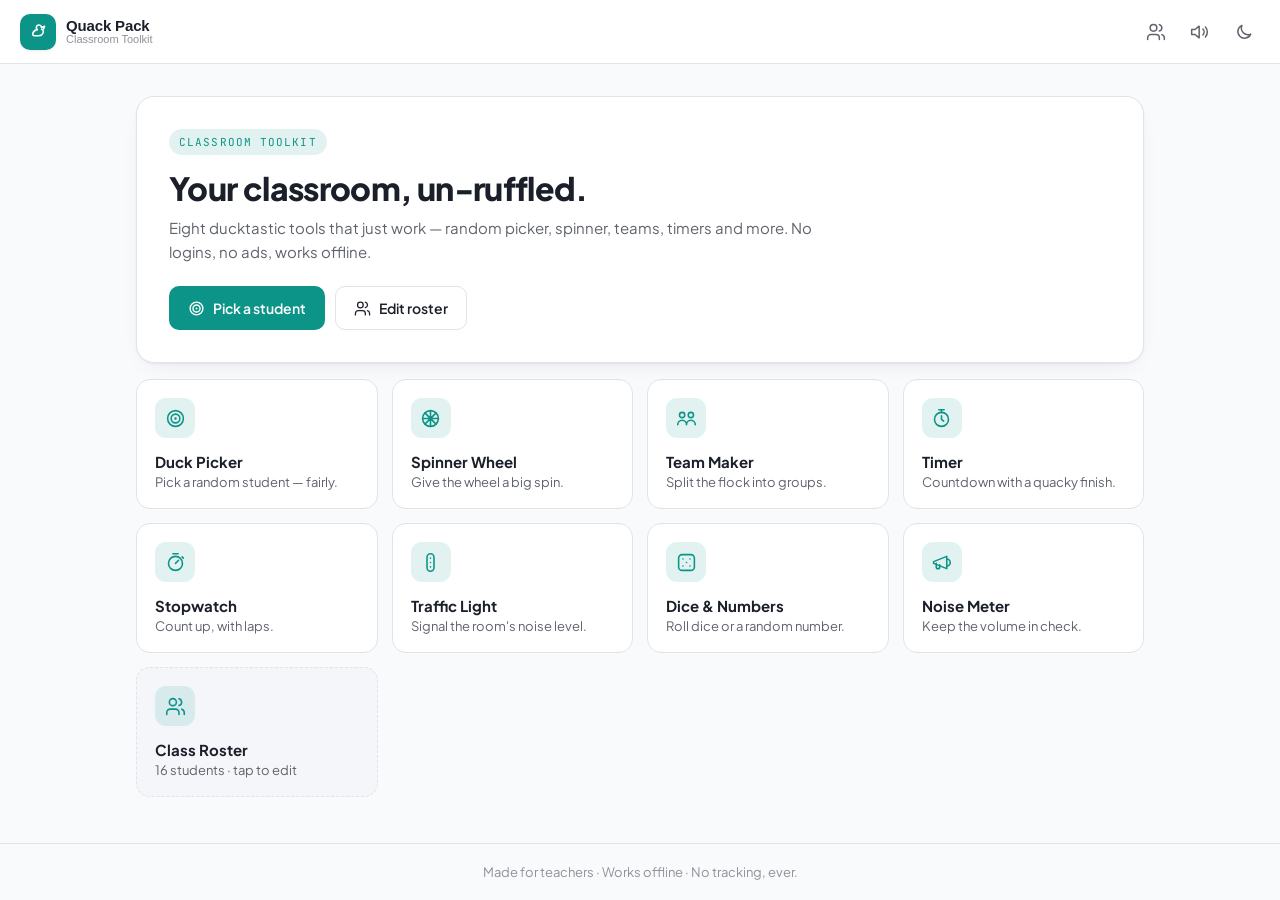
<file: index.html>
<!DOCTYPE html>
<html lang="en">
<head>
  <meta charset="UTF-8" />
  <meta name="viewport" content="width=device-width, initial-scale=1.0, viewport-fit=cover" />
  <meta name="theme-color" content="#0d9488" />
  <meta name="description" content="Quack Pack — a free, fun, offline classroom toolkit for K-12 teachers. Random student picker, spinner wheel, team maker, timer, stopwatch, traffic light, dice roller and noise meter." />
  <meta property="og:title" content="Quack Pack — Classroom Toolkit" />
  <meta property="og:description" content="A free, fun, offline toolkit for K-12 teachers: student picker, spinner wheel, team maker, timer, stopwatch, traffic light, dice & noise meter. No logins, no ads." />
  <meta property="og:type" content="website" />
  <meta name="twitter:card" content="summary" />
  <title>Quack Pack — Classroom Toolkit</title>
  <link rel="icon" href="data:image/svg+xml,%3Csvg xmlns='http://www.w3.org/2000/svg' viewBox='0 0 24 24' fill='none' stroke='%230d9488' stroke-width='1.8' stroke-linecap='round' stroke-linejoin='round'%3E%3Cpath d='M15.5 7.5a3 3 0 1 0-4.9 2.35'/%3E%3Cpath d='M10.6 9.85C7.5 10.6 5.5 12.7 5.5 15.2c0 .9.7 1.6 1.6 1.6h5.4a5 5 0 0 0 5-5c0-1.2-.9-2.2-2-2.4'/%3E%3Cpath d='M15.5 7.5 19 6l-1.3 3'/%3E%3C/svg%3E" />
  <link rel="preconnect" href="https://fonts.googleapis.com">
  <link rel="preconnect" href="https://fonts.gstatic.com" crossorigin>
  <link href="https://fonts.googleapis.com/css2?family=Plus+Jakarta+Sans:wght@400;500;600;700;800&family=JetBrains+Mono:wght@500;600&display=swap" rel="stylesheet">
  <link rel="stylesheet" href="styles.css" />
</head>
<body>
  <a class="skip-link" href="#main">Skip to content</a>

  <header class="app-header">
    <button class="brand" id="homeBtn" aria-label="Go to Quack Pack home">
      <span class="brand-mark" aria-hidden="true">
        <svg viewBox="0 0 24 24" fill="none" stroke="currentColor" stroke-width="1.8" stroke-linecap="round" stroke-linejoin="round"><path d="M15.5 7.5a3 3 0 1 0-4.9 2.35"/><path d="M10.6 9.85C7.5 10.6 5.5 12.7 5.5 15.2c0 .9.7 1.6 1.6 1.6h5.4a5 5 0 0 0 5-5c0-1.2-.9-2.2-2-2.4"/><path d="M15.5 7.5 19 6l-1.3 3"/></svg>
      </span>
      <span class="brand-text">
        <span class="brand-name">Quack Pack</span>
        <span class="brand-sub">Classroom Toolkit</span>
      </span>
    </button>
    <div class="header-actions">
      <button class="icon-btn" id="rosterBtn" aria-label="Edit class roster" title="Class roster">
        <svg viewBox="0 0 24 24" fill="none" stroke="currentColor" stroke-width="1.8" stroke-linecap="round" stroke-linejoin="round"><path d="M16 21v-2a4 4 0 0 0-4-4H6a4 4 0 0 0-4 4v2"/><circle cx="9" cy="7" r="4"/><path d="M22 21v-2a4 4 0 0 0-3-3.87"/><path d="M16 3.13a4 4 0 0 1 0 7.75"/></svg>
      </button>
      <button class="icon-btn" id="soundBtn" aria-label="Toggle sound" title="Toggle sound" aria-pressed="true">
        <span aria-hidden="true" id="soundIcon"></span>
      </button>
      <button class="icon-btn" id="themeBtn" aria-label="Toggle dark mode" title="Toggle dark mode">
        <span aria-hidden="true" id="themeIcon"></span>
      </button>
    </div>
  </header>

  <main id="main" class="app-main">

    <!-- ===================== HOME / TOOL GRID ===================== -->
    <section id="view-home" class="view is-active" aria-label="Choose a tool">
      <div class="hero">
        <div class="hero-badge">Classroom Toolkit</div>
        <h1 class="hero-title">Your classroom, un&#8209;ruffled.</h1>
        <p class="hero-sub">Eight ducktastic tools that just work — random picker, spinner, teams, timers and more. No logins, no ads, works offline.</p>
        <div class="hero-actions">
          <button class="btn btn-primary" data-tool="picker">
            <svg viewBox="0 0 24 24" fill="none" stroke="currentColor" stroke-width="2" stroke-linecap="round" stroke-linejoin="round"><circle cx="12" cy="12" r="9"/><circle cx="12" cy="12" r="5"/><circle cx="12" cy="12" r="1.4" fill="currentColor" stroke="none"/></svg>
            Pick a student
          </button>
          <button class="btn btn-ghost" id="rosterBtn2">
            <svg viewBox="0 0 24 24" fill="none" stroke="currentColor" stroke-width="1.8" stroke-linecap="round" stroke-linejoin="round"><path d="M16 21v-2a4 4 0 0 0-4-4H6a4 4 0 0 0-4 4v2"/><circle cx="9" cy="7" r="4"/><path d="M22 21v-2a4 4 0 0 0-3-3.87"/><path d="M16 3.13a4 4 0 0 1 0 7.75"/></svg>
            Edit roster
          </button>
        </div>
      </div>

      <nav class="tool-grid" aria-label="Tools">
        <button class="tool-card" data-tool="picker">
          <span class="tool-ico" aria-hidden="true"><svg viewBox="0 0 24 24" fill="none" stroke="currentColor" stroke-width="1.8" stroke-linecap="round" stroke-linejoin="round"><circle cx="12" cy="12" r="9"/><circle cx="12" cy="12" r="5"/><circle cx="12" cy="12" r="1.4" fill="currentColor" stroke="none"/></svg></span>
          <span class="tool-name">Duck Picker</span>
          <span class="tool-desc">Pick a random student — fairly.</span>
        </button>
        <button class="tool-card" data-tool="wheel">
          <span class="tool-ico" aria-hidden="true"><svg viewBox="0 0 24 24" fill="none" stroke="currentColor" stroke-width="1.8" stroke-linecap="round" stroke-linejoin="round"><circle cx="12" cy="12" r="9"/><path d="M12 3v18M3 12h18M5.6 5.6l12.8 12.8M18.4 5.6 5.6 18.4"/></svg></span>
          <span class="tool-name">Spinner Wheel</span>
          <span class="tool-desc">Give the wheel a big spin.</span>
        </button>
        <button class="tool-card" data-tool="teams">
          <span class="tool-ico" aria-hidden="true"><svg viewBox="0 0 24 24" fill="none" stroke="currentColor" stroke-width="1.8" stroke-linecap="round" stroke-linejoin="round"><circle cx="7" cy="8" r="3"/><circle cx="17" cy="8" r="3"/><path d="M2 19c0-2.8 2.2-5 5-5s5 2.2 5 5M12 19c0-2.8 2.2-5 5-5s5 2.2 5 5"/></svg></span>
          <span class="tool-name">Team Maker</span>
          <span class="tool-desc">Split the flock into groups.</span>
        </button>
        <button class="tool-card" data-tool="timer">
          <span class="tool-ico" aria-hidden="true"><svg viewBox="0 0 24 24" fill="none" stroke="currentColor" stroke-width="1.8" stroke-linecap="round" stroke-linejoin="round"><circle cx="12" cy="13" r="8"/><path d="M12 9v4l2.5 2M9 2h6M12 2v3"/></svg></span>
          <span class="tool-name">Timer</span>
          <span class="tool-desc">Countdown with a quacky finish.</span>
        </button>
        <button class="tool-card" data-tool="stopwatch">
          <span class="tool-ico" aria-hidden="true"><svg viewBox="0 0 24 24" fill="none" stroke="currentColor" stroke-width="1.8" stroke-linecap="round" stroke-linejoin="round"><circle cx="12" cy="13" r="8"/><path d="M12 13l3.5-3.5M9 2h6M19.5 5.5 21 7"/></svg></span>
          <span class="tool-name">Stopwatch</span>
          <span class="tool-desc">Count up, with laps.</span>
        </button>
        <button class="tool-card" data-tool="traffic">
          <span class="tool-ico" aria-hidden="true"><svg viewBox="0 0 24 24" fill="none" stroke="currentColor" stroke-width="1.8" stroke-linecap="round" stroke-linejoin="round"><rect x="8" y="2" width="8" height="20" rx="4"/><path d="M12 7h.01M12 12h.01M12 17h.01"/></svg></span>
          <span class="tool-name">Traffic Light</span>
          <span class="tool-desc">Signal the room's noise level.</span>
        </button>
        <button class="tool-card" data-tool="dice">
          <span class="tool-ico" aria-hidden="true"><svg viewBox="0 0 24 24" fill="none" stroke="currentColor" stroke-width="1.8" stroke-linecap="round" stroke-linejoin="round"><rect x="3" y="3" width="18" height="18" rx="4"/><path d="M8 8h.01M16 8h.01M12 12h.01M8 16h.01M16 16h.01"/></svg></span>
          <span class="tool-name">Dice &amp; Numbers</span>
          <span class="tool-desc">Roll dice or a random number.</span>
        </button>
        <button class="tool-card" data-tool="noise">
          <span class="tool-ico" aria-hidden="true"><svg viewBox="0 0 24 24" fill="none" stroke="currentColor" stroke-width="1.8" stroke-linecap="round" stroke-linejoin="round"><path d="m3 11 15-6v14L3 13z"/><path d="M18 8a3 3 0 0 1 0 8"/><path d="M6 13v4a2 2 0 0 0 4 0v-2.5"/></svg></span>
          <span class="tool-name">Noise Meter</span>
          <span class="tool-desc">Keep the volume in check.</span>
        </button>
        <button class="tool-card ghost" id="rosterCard">
          <span class="tool-ico" aria-hidden="true"><svg viewBox="0 0 24 24" fill="none" stroke="currentColor" stroke-width="1.8" stroke-linecap="round" stroke-linejoin="round"><path d="M16 21v-2a4 4 0 0 0-4-4H6a4 4 0 0 0-4 4v2"/><circle cx="9" cy="7" r="4"/><path d="M22 21v-2a4 4 0 0 0-3-3.87"/><path d="M16 3.13a4 4 0 0 1 0 7.75"/></svg></span>
          <span class="tool-name">Class Roster</span>
          <span class="tool-desc" id="rosterCount">Add your students →</span>
        </button>
      </nav>
    </section>

    <!-- ===================== DUCK PICKER ===================== -->
    <section id="view-picker" class="view" aria-label="Duck Picker" hidden>
      <div class="tool-head">
        <button class="back-btn" data-back aria-label="Back to tools"><svg viewBox="0 0 24 24" fill="none" stroke="currentColor" stroke-width="2" stroke-linecap="round" stroke-linejoin="round"><path d="M19 12H5M11 6l-6 6 6 6"/></svg>Tools</button>
        <h2>Duck Picker</h2>
      </div>
      <div class="stage picker-stage">
        <div class="pond" id="pond" aria-hidden="true"></div>
        <div class="picked-name" id="pickedName" role="status" aria-live="polite">Tap “Pick” to choose</div>
      </div>
      <div class="controls">
        <button class="btn btn-primary big" id="pickBtn"><svg viewBox="0 0 24 24" fill="none" stroke="currentColor" stroke-width="2" stroke-linecap="round" stroke-linejoin="round"><circle cx="12" cy="12" r="9"/><circle cx="12" cy="12" r="5"/><circle cx="12" cy="12" r="1.4" fill="currentColor" stroke="none"/></svg>Pick a duck</button>
        <label class="switch">
          <input type="checkbox" id="noRepeat" checked />
          <span>No repeats until everyone’s picked</span>
        </label>
        <button class="btn btn-ghost" id="resetPicker"><svg viewBox="0 0 24 24" fill="none" stroke="currentColor" stroke-width="2" stroke-linecap="round" stroke-linejoin="round"><path d="M3 12a9 9 0 1 0 3-6.7L3 8M3 4v4h4"/></svg>Reset picks</button>
        <p class="hint" id="pickerHint"></p>
      </div>
    </section>

    <!-- ===================== SPINNER WHEEL ===================== -->
    <section id="view-wheel" class="view" aria-label="Spinner Wheel" hidden>
      <div class="tool-head">
        <button class="back-btn" data-back aria-label="Back to tools"><svg viewBox="0 0 24 24" fill="none" stroke="currentColor" stroke-width="2" stroke-linecap="round" stroke-linejoin="round"><path d="M19 12H5M11 6l-6 6 6 6"/></svg>Tools</button>
        <h2>Spinner Wheel</h2>
      </div>
      <div class="stage wheel-stage">
        <div class="wheel-wrap">
          <div class="wheel-pointer" aria-hidden="true"></div>
          <canvas id="wheelCanvas" width="620" height="620" role="img" aria-label="Spinner wheel of student names"></canvas>
          <button class="wheel-hub" id="wheelSpin" aria-label="Spin the wheel">SPIN</button>
        </div>
        <div class="picked-name wheel-result" id="wheelResult" role="status" aria-live="polite">Give it a spin!</div>
      </div>
      <div class="controls">
        <label class="switch">
          <input type="checkbox" id="wheelRemove" />
          <span>Remove each name after it’s picked</span>
        </label>
        <button class="btn btn-ghost" id="wheelReset"><svg viewBox="0 0 24 24" fill="none" stroke="currentColor" stroke-width="2" stroke-linecap="round" stroke-linejoin="round"><path d="M3 12a9 9 0 1 0 3-6.7L3 8M3 4v4h4"/></svg>Reset wheel</button>
        <p class="hint">Grab the wheel and fling it — spin it either way — or tap SPIN.</p>
      </div>
    </section>

    <!-- ===================== TEAM MAKER ===================== -->
    <section id="view-teams" class="view" aria-label="Team Maker" hidden>
      <div class="tool-head">
        <button class="back-btn" data-back aria-label="Back to tools"><svg viewBox="0 0 24 24" fill="none" stroke="currentColor" stroke-width="2" stroke-linecap="round" stroke-linejoin="round"><path d="M19 12H5M11 6l-6 6 6 6"/></svg>Tools</button>
        <h2>Team Maker</h2>
      </div>
      <div class="controls team-controls">
        <div class="seg" role="group" aria-label="Split method">
          <button class="seg-btn is-on" id="byTeams" data-mode="teams">By # of teams</button>
          <button class="seg-btn" id="bySize" data-mode="size">By team size</button>
        </div>
        <div class="stepper">
          <button class="btn btn-ghost step" id="teamMinus" aria-label="Decrease"><svg viewBox="0 0 24 24" fill="none" stroke="currentColor" stroke-width="2.2" stroke-linecap="round" stroke-linejoin="round"><path d="M5 12h14"/></svg></button>
          <div class="stepper-val"><span id="teamNum">4</span><small id="teamLabel">teams</small></div>
          <button class="btn btn-ghost step" id="teamPlus" aria-label="Increase"><svg viewBox="0 0 24 24" fill="none" stroke="currentColor" stroke-width="2.2" stroke-linecap="round" stroke-linejoin="round"><path d="M12 5v14M5 12h14"/></svg></button>
        </div>
        <button class="btn btn-primary big" id="makeTeams"><svg viewBox="0 0 24 24" fill="none" stroke="currentColor" stroke-width="1.9" stroke-linecap="round" stroke-linejoin="round"><circle cx="7" cy="8" r="3"/><circle cx="17" cy="8" r="3"/><path d="M2 19c0-2.8 2.2-5 5-5s5 2.2 5 5M12 19c0-2.8 2.2-5 5-5s5 2.2 5 5"/></svg>Make teams</button>
      </div>
      <div class="teams-out" id="teamsOut" aria-live="polite"></div>
    </section>

    <!-- ===================== TIMER ===================== -->
    <section id="view-timer" class="view" aria-label="Timer" hidden>
      <div class="tool-head">
        <button class="back-btn" data-back aria-label="Back to tools"><svg viewBox="0 0 24 24" fill="none" stroke="currentColor" stroke-width="2" stroke-linecap="round" stroke-linejoin="round"><path d="M19 12H5M11 6l-6 6 6 6"/></svg>Tools</button>
        <h2>Timer</h2>
      </div>
      <div class="stage timer-stage">
        <svg class="ring" viewBox="0 0 120 120" aria-hidden="true">
          <circle class="ring-bg" cx="60" cy="60" r="54" />
          <circle class="ring-fg" id="ringFg" cx="60" cy="60" r="54" />
        </svg>
        <div class="timer-face">
          <div class="timer-display" id="timerDisplay" role="timer" aria-live="off" title="Click to type a time (mm:ss or minutes)">05:00</div>
          <div class="timer-sub" id="timerSub">Ready</div>
        </div>
      </div>
      <div class="presets">
        <button class="chip" data-sec="30">30s</button>
        <button class="chip" data-sec="60">1m</button>
        <button class="chip" data-sec="120">2m</button>
        <button class="chip" data-sec="300">5m</button>
        <button class="chip" data-sec="600">10m</button>
        <button class="chip" data-sec="900">15m</button>
      </div>
      <div class="controls timer-controls">
        <button class="btn btn-ghost step" id="tMinus" aria-label="Subtract a minute">−1m</button>
        <button class="btn btn-primary big" id="timerToggle">Start</button>
        <button class="btn btn-ghost step" id="tPlus" aria-label="Add a minute">+1m</button>
        <button class="btn btn-ghost" id="timerReset"><svg viewBox="0 0 24 24" fill="none" stroke="currentColor" stroke-width="2" stroke-linecap="round" stroke-linejoin="round"><path d="M3 12a9 9 0 1 0 3-6.7L3 8M3 4v4h4"/></svg>Reset</button>
      </div>
    </section>

    <!-- ===================== STOPWATCH ===================== -->
    <section id="view-stopwatch" class="view" aria-label="Stopwatch" hidden>
      <div class="tool-head">
        <button class="back-btn" data-back aria-label="Back to tools"><svg viewBox="0 0 24 24" fill="none" stroke="currentColor" stroke-width="2" stroke-linecap="round" stroke-linejoin="round"><path d="M19 12H5M11 6l-6 6 6 6"/></svg>Tools</button>
        <h2>Stopwatch</h2>
      </div>
      <div class="stage timer-stage">
        <svg class="ring" viewBox="0 0 120 120" aria-hidden="true">
          <circle class="ring-bg" cx="60" cy="60" r="54" />
          <circle class="ring-fg" id="swRing" cx="60" cy="60" r="54" />
        </svg>
        <div class="timer-face">
          <div class="timer-display" id="swDisplay">00:00<small>.0</small></div>
          <div class="timer-sub" id="swSub">Ready</div>
        </div>
      </div>
      <div class="controls timer-controls">
        <button class="btn btn-ghost step" id="swLap">Lap</button>
        <button class="btn btn-primary big" id="swToggle">Start</button>
        <button class="btn btn-ghost step" id="swReset"><svg viewBox="0 0 24 24" fill="none" stroke="currentColor" stroke-width="2" stroke-linecap="round" stroke-linejoin="round"><path d="M3 12a9 9 0 1 0 3-6.7L3 8M3 4v4h4"/></svg>Reset</button>
      </div>
      <ol class="laps" id="swLaps" aria-live="polite"></ol>
    </section>

    <!-- ===================== TRAFFIC LIGHT ===================== -->
    <section id="view-traffic" class="view" aria-label="Traffic Light" hidden>
      <div class="tool-head">
        <button class="back-btn" data-back aria-label="Back to tools"><svg viewBox="0 0 24 24" fill="none" stroke="currentColor" stroke-width="2" stroke-linecap="round" stroke-linejoin="round"><path d="M19 12H5M11 6l-6 6 6 6"/></svg>Tools</button>
        <h2>Traffic Light</h2>
      </div>
      <div class="stage traffic-stage">
        <div class="light-housing" role="group" aria-label="Room signal">
          <button class="lamp lamp-red" data-state="red" aria-label="Red — silent"></button>
          <button class="lamp lamp-amber" data-state="amber" aria-label="Amber — whisper"></button>
          <button class="lamp lamp-green" data-state="green" aria-label="Green — talk and work"></button>
        </div>
        <div class="traffic-label" id="trafficLabel" role="status" aria-live="polite">Tap a light</div>
      </div>
      <div class="controls">
        <p class="hint">Tap a light to set the room signal — it stays put until you change it.</p>
      </div>
    </section>

    <!-- ===================== DICE & NUMBERS ===================== -->
    <section id="view-dice" class="view" aria-label="Dice and Numbers" hidden>
      <div class="tool-head">
        <button class="back-btn" data-back aria-label="Back to tools"><svg viewBox="0 0 24 24" fill="none" stroke="currentColor" stroke-width="2" stroke-linecap="round" stroke-linejoin="round"><path d="M19 12H5M11 6l-6 6 6 6"/></svg>Tools</button>
        <h2>Dice &amp; Numbers</h2>
      </div>
      <div class="seg" role="group" aria-label="Mode">
        <button class="seg-btn is-on" data-dmode="dice">Dice</button>
        <button class="seg-btn" data-dmode="number">Number</button>
        <button class="seg-btn" data-dmode="coin">Coin</button>
      </div>

      <div id="diceMode">
        <div class="stage dice-stage" id="diceStage"></div>
        <div class="dice-pool" id="dicePool" aria-live="polite" aria-label="Your dice"></div>
        <div class="presets dice-adders" role="group" aria-label="Add a die to the pool">
          <button class="chip dice-add" data-sides="4">+ D4</button>
          <button class="chip dice-add" data-sides="6">+ D6</button>
          <button class="chip dice-add" data-sides="8">+ D8</button>
          <button class="chip dice-add" data-sides="10">+ D10</button>
          <button class="chip dice-add" data-sides="12">+ D12</button>
          <button class="chip dice-add" data-sides="20">+ D20</button>
          <button class="chip dice-add" data-sides="50">+ D50</button>
          <button class="chip dice-add" data-sides="100">+ D100</button>
        </div>
        <div class="controls">
          <div class="dice-actions">
            <button class="btn btn-primary big" id="rollBtn"><svg viewBox="0 0 24 24" fill="none" stroke="currentColor" stroke-width="1.9" stroke-linecap="round" stroke-linejoin="round"><rect x="3" y="3" width="18" height="18" rx="4"/><path d="M8 8h.01M16 8h.01M12 12h.01M8 16h.01M16 16h.01"/></svg>Roll</button>
            <button class="btn btn-ghost" id="diceClear"><svg viewBox="0 0 24 24" fill="none" stroke="currentColor" stroke-width="2" stroke-linecap="round" stroke-linejoin="round"><path d="M3 6h18M8 6V4h8v2M6 6l1 14h10l1-14"/></svg>Clear</button>
          </div>
          <p class="hint" id="diceTotal"></p>
        </div>
      </div>

      <div id="numberMode" hidden>
        <div class="stage number-stage"><span id="numberOut">?</span></div>
        <div class="range-row">
          <label>Min <input type="number" id="numMin" value="1" inputmode="numeric" /></label>
          <label>Max <input type="number" id="numMax" value="100" inputmode="numeric" /></label>
        </div>
        <div class="controls">
          <button class="btn btn-primary big" id="genNumber"><svg viewBox="0 0 24 24" fill="none" stroke="currentColor" stroke-width="1.9" stroke-linecap="round" stroke-linejoin="round"><path d="M4 7V5h16v2M9 19h6M12 5v14"/></svg>Generate</button>
        </div>
      </div>

      <div id="coinMode" hidden>
        <div class="stage coin-stage">
          <div class="coin" id="coin"><span id="coinFace"></span></div>
        </div>
        <div class="controls">
          <button class="btn btn-primary big" id="flipCoin"><svg viewBox="0 0 24 24" fill="none" stroke="currentColor" stroke-width="1.9" stroke-linecap="round" stroke-linejoin="round"><circle cx="12" cy="12" r="9"/><path d="M9 9.5a3 3 0 1 1 3 3v1.5"/><path d="M12 17h.01"/></svg>Flip</button>
          <p class="hint" id="coinOut">Heads = duck · Tails = star</p>
        </div>
      </div>
    </section>

    <!-- ===================== NOISE METER ===================== -->
    <section id="view-noise" class="view" aria-label="Noise Meter" hidden>
      <div class="tool-head">
        <button class="back-btn" data-back aria-label="Back to tools"><svg viewBox="0 0 24 24" fill="none" stroke="currentColor" stroke-width="2" stroke-linecap="round" stroke-linejoin="round"><path d="M19 12H5M11 6l-6 6 6 6"/></svg>Tools</button>
        <h2>Noise Meter</h2>
      </div>
      <div class="stage noise-stage">
        <div class="noise-duck" id="noiseDuck" aria-hidden="true"></div>
        <div class="noise-bar-wrap" aria-hidden="true">
          <div class="noise-bar" id="noiseBar"></div>
        </div>
        <div class="noise-label" id="noiseLabel" role="status" aria-live="polite">Tap start to listen</div>
      </div>
      <div class="controls">
        <button class="btn btn-primary big" id="noiseToggle"><svg viewBox="0 0 24 24" fill="none" stroke="currentColor" stroke-width="1.8" stroke-linecap="round" stroke-linejoin="round"><rect x="9" y="3" width="6" height="11" rx="3"/><path d="M5 11a7 7 0 0 0 14 0M12 18v3"/></svg>Start listening</button>
        <label class="range-slider">
          Alarm threshold
          <input type="range" id="noiseThresh" min="20" max="95" value="65" />
        </label>
        <p class="hint">Audio stays on this device — nothing is recorded or sent anywhere.</p>
      </div>
    </section>

  </main>

  <!-- ===================== ROSTER MODAL ===================== -->
  <div class="modal-backdrop" id="rosterModal" hidden>
    <div class="modal" role="dialog" aria-modal="true" aria-labelledby="rosterTitle">
      <div class="modal-head">
        <h2 id="rosterTitle">Class Roster</h2>
        <button class="icon-btn" id="closeRoster" aria-label="Close"><svg viewBox="0 0 24 24" fill="none" stroke="currentColor" stroke-width="2" stroke-linecap="round" stroke-linejoin="round"><path d="M6 6l12 12M18 6 6 18"/></svg></button>
      </div>
      <p class="modal-hint">One name per line. Saved on this device automatically.</p>
      <textarea id="rosterText" spellcheck="false" placeholder="Ada&#10;Grace&#10;Alan&#10;Katherine&#10;…"></textarea>
      <div class="modal-foot">
        <span class="roster-badge"><span id="rosterModalCount">0</span> students</span>
        <div class="modal-foot-actions">
          <button class="btn btn-ghost" id="sampleRoster">Load sample</button>
          <button class="btn btn-primary" id="saveRoster">Save</button>
        </div>
      </div>
      <div class="share-row">
        <span class="share-title">Move this roster to another device</span>
        <div class="share-actions">
          <button class="btn btn-ghost" id="copyLink"><svg viewBox="0 0 24 24" fill="none" stroke="currentColor" stroke-width="1.8" stroke-linecap="round" stroke-linejoin="round"><path d="M9 15l6-6M10.5 6.5 12 5a4 4 0 0 1 6 6l-1.5 1.5M13.5 17.5 12 19a4 4 0 0 1-6-6l1.5-1.5"/></svg>Copy link</button>
          <button class="btn btn-ghost" id="downloadRoster"><svg viewBox="0 0 24 24" fill="none" stroke="currentColor" stroke-width="1.8" stroke-linecap="round" stroke-linejoin="round"><path d="M12 3v12M7 11l5 5 5-5M4 21h16"/></svg>Backup</button>
          <button class="btn btn-ghost" id="importRoster"><svg viewBox="0 0 24 24" fill="none" stroke="currentColor" stroke-width="1.8" stroke-linecap="round" stroke-linejoin="round"><path d="M12 21V9M7 13l5-5 5 5M4 3h16"/></svg>Restore</button>
          <input type="file" id="importFile" accept=".txt,text/plain" hidden />
        </div>
      </div>
    </div>
  </div>

  <!-- ===================== SETTINGS BLADE ===================== -->
  <div class="blade-backdrop" id="settingsBlade" hidden>
    <aside class="blade" role="dialog" aria-modal="true" aria-labelledby="bladeTitle">
      <div class="blade-head">
        <h2 id="bladeTitle">Settings</h2>
        <button class="icon-btn" id="closeBlade" aria-label="Close settings"><svg viewBox="0 0 24 24" fill="none" stroke="currentColor" stroke-width="2" stroke-linecap="round" stroke-linejoin="round"><path d="M6 6l12 12M18 6 6 18"/></svg></button>
      </div>
      <div class="blade-body" id="bladeBody"></div>
      <div class="blade-foot">
        <span class="blade-note">Saved on this device automatically.</span>
      </div>
    </aside>
  </div>

  <div class="toast" id="toast" role="status" aria-live="polite" hidden></div>

  <footer class="app-footer">
    Made for teachers · Works offline · No tracking, ever.
  </footer>

  <script src="app.js"></script>
</body>
</html>
</file>
<file: styles.css>
/* ===========================================================
   Quack Pack — Classroom Toolkit
   Restyled to the "Northwind" design system: clean, modern SaaS.
   Plus Jakarta Sans + JetBrains Mono · teal accent · light/dark.
   Mobile-first, theme-aware, accessible.
   =========================================================== */

:root {
  --bg: oklch(0.985 0.003 265);
  --surface: oklch(1 0 0);
  --surface-2: oklch(0.972 0.004 265);
  --border: oklch(0.915 0.006 265);
  --text: oklch(0.24 0.02 265);
  --text-2: oklch(0.5 0.015 265);
  --text-3: oklch(0.66 0.012 265);

  --accent: #0d9488;
  --accent-hover: color-mix(in oklab, var(--accent), black 12%);
  --accent-weak: color-mix(in oklab, var(--accent), transparent 88%);
  --accent-text: var(--accent);

  --success: oklch(0.62 0.14 155);
  --warning: oklch(0.72 0.15 75);
  --danger: oklch(0.585 0.2 25);
  --danger-hover: color-mix(in oklab, var(--danger), black 10%);
  --info: oklch(0.6 0.15 250);

  --radius: 14px;
  --radius-sm: 10px;
  --shadow: 0 1px 2px rgba(17, 24, 39, .05), 0 8px 24px -12px rgba(17, 24, 39, .12);
  --shadow-sm: 0 1px 2px rgba(17, 24, 39, .05), 0 4px 12px -8px rgba(17, 24, 39, .14);
  --ring: color-mix(in oklab, var(--accent), transparent 68%);

  --font: "Plus Jakarta Sans", system-ui, -apple-system, "Segoe UI", Roboto, sans-serif;
  --mono: "JetBrains Mono", ui-monospace, SFMono-Regular, Menlo, monospace;
  --tap: 44px;
}

:root[data-theme="dark"] {
  --bg: oklch(0.205 0.012 265);
  --surface: oklch(0.245 0.014 265);
  --surface-2: oklch(0.29 0.016 265);
  --border: oklch(0.33 0.014 265);
  --text: oklch(0.96 0.005 265);
  --text-2: oklch(0.72 0.012 265);
  --text-3: oklch(0.56 0.014 265);
  --accent-text: color-mix(in oklab, var(--accent), white 22%);
  --shadow: 0 1px 2px rgba(0, 0, 0, .4), 0 10px 30px -12px rgba(0, 0, 0, .6);
  --shadow-sm: 0 1px 2px rgba(0, 0, 0, .4), 0 4px 14px -10px rgba(0, 0, 0, .6);
  --success: oklch(0.72 0.14 155);
  --warning: oklch(0.8 0.14 80);
  --danger: oklch(0.68 0.18 25);
  --info: oklch(0.72 0.13 250);
}

* { box-sizing: border-box; }
html { -webkit-text-size-adjust: 100%; }

body {
  margin: 0;
  font-family: var(--font);
  color: var(--text);
  background: var(--bg);
  min-height: 100dvh;
  display: flex;
  flex-direction: column;
  -webkit-font-smoothing: antialiased;
  overscroll-behavior-y: none;
  transition: background .25s, color .25s;
}

h1, h2, h3, p { margin: 0; }
::selection { background: var(--accent-weak); }

svg { display: block; }

.skip-link {
  position: absolute; left: -999px; top: 0; z-index: 100;
  background: var(--accent); color: #fff;
  padding: 10px 16px; border-radius: 0 0 10px 0; font-weight: 600;
}
.skip-link:focus { left: 0; }

/* ---------- Header ---------- */
.app-header {
  position: sticky; top: 0; z-index: 20;
  height: 64px; flex: 0 0 auto;
  display: flex; align-items: center; justify-content: space-between;
  gap: 12px;
  padding: 0 max(16px, env(safe-area-inset-right)) 0 max(16px, env(safe-area-inset-left));
  background: color-mix(in oklab, var(--surface), transparent 8%);
  backdrop-filter: blur(10px);
  border-bottom: 1px solid var(--border);
}
.brand {
  display: flex; align-items: center; gap: 10px;
  background: none; border: 0; cursor: pointer;
  color: var(--text); padding: 4px; border-radius: 12px;
}
.brand-mark {
  width: 36px; height: 36px; border-radius: 10px; flex: 0 0 auto;
  background: var(--accent); color: #fff;
  display: grid; place-items: center;
  box-shadow: var(--shadow-sm);
  transition: transform .18s;
}
.brand:hover .brand-mark { transform: rotate(-6deg) scale(1.05); }
.brand-mark svg { width: 21px; height: 21px; }
.brand-text { display: flex; flex-direction: column; gap: 1px; line-height: 1; text-align: left; }
.brand-name { font-weight: 700; font-size: 15px; letter-spacing: -.01em; }
.brand-sub { font-size: 11px; color: var(--text-3); font-weight: 500; }
@media (max-width: 400px) { .brand-text { display: none; } }

.header-actions { display: flex; gap: 4px; }
.icon-btn {
  width: 40px; height: 40px; min-width: 40px;
  display: grid; place-items: center;
  color: var(--text-2);
  background: transparent; border: 1px solid transparent; border-radius: 10px;
  cursor: pointer; transition: background .15s, color .15s, transform .12s;
}
.icon-btn svg { width: 20px; height: 20px; }
.icon-btn:hover { background: var(--surface-2); color: var(--text); }
.icon-btn:active { transform: scale(.94); }
.icon-btn[aria-pressed="false"] { color: var(--text-3); }

/* ---------- Layout ---------- */
.app-main {
  flex: 1;
  width: 100%; max-width: 1040px;
  margin: 0 auto;
  padding: 32px max(16px, env(safe-area-inset-left)) 40px;
  padding-right: max(16px, env(safe-area-inset-right));
}
@media (max-width: 560px) { .app-main { padding-top: 22px; } }
.view { animation: fadeIn .3s ease; }
.view[hidden] { display: none; }
@keyframes fadeIn { from { opacity: 0; transform: translateY(8px); } }
@keyframes spin { to { transform: rotate(360deg); } }

/* ---------- Hero ---------- */
.hero {
  background: var(--surface);
  border: 1px solid var(--border);
  border-radius: calc(var(--radius) + 4px);
  box-shadow: var(--shadow);
  padding: 32px;
  margin-bottom: 16px;
  position: relative; overflow: hidden;
}
.hero-badge {
  display: inline-flex; align-items: center; gap: 8px;
  font-family: var(--mono); font-size: 11px; letter-spacing: .1em; text-transform: uppercase;
  color: var(--accent-text); background: var(--accent-weak);
  padding: 6px 10px; border-radius: 999px;
}
.hero-title {
  font-size: clamp(1.8rem, 5vw, 2rem); font-weight: 800; letter-spacing: -.02em;
  margin-top: 16px; max-width: 22ch; line-height: 1.1;
}
.hero-sub { color: var(--text-2); font-size: 15px; line-height: 1.6; margin-top: 10px; max-width: 60ch; }
.hero-actions { display: flex; flex-wrap: wrap; gap: 10px; margin-top: 22px; }

/* ---------- Tool grid ---------- */
.tool-grid {
  display: grid;
  grid-template-columns: repeat(auto-fill, minmax(220px, 1fr));
  gap: 14px;
}
.tool-card {
  display: flex; flex-direction: column; align-items: flex-start; gap: 3px;
  text-align: left;
  padding: 18px;
  background: var(--surface);
  border: 1px solid var(--border);
  border-radius: var(--radius);
  cursor: pointer;
  font-family: var(--font); color: var(--text);
  transition: border-color .15s, transform .15s, box-shadow .15s;
}
.tool-card:hover { border-color: var(--accent); transform: translateY(-2px); box-shadow: var(--shadow); }
.tool-card:active { transform: translateY(0); }
.tool-ico {
  width: 40px; height: 40px; border-radius: 11px; margin-bottom: 11px;
  background: var(--accent-weak); color: var(--accent-text);
  display: grid; place-items: center;
}
.tool-ico svg { width: 21px; height: 21px; }
.tool-name { font-weight: 700; font-size: 15px; }
.tool-desc { font-size: 13px; color: var(--text-2); }
.tool-card.ghost { border-style: dashed; background: var(--surface-2); }

/* ---------- Tool head ---------- */
.tool-head { display: flex; align-items: center; gap: 14px; margin-bottom: 20px; }
.tool-head h2 { font-size: 22px; font-weight: 700; letter-spacing: -.01em; }
.tool-eyebrow { font-family: var(--mono); font-size: 12px; letter-spacing: .08em; text-transform: uppercase; color: var(--accent-text); }
.back-btn {
  display: inline-flex; align-items: center; gap: 6px;
  background: var(--surface); border: 1px solid var(--border); color: var(--text);
  font-family: var(--font); font-weight: 600; font-size: 14px;
  padding: 0 14px; height: 40px; border-radius: var(--radius-sm); cursor: pointer;
  transition: border-color .15s, color .15s, background .15s;
}
.back-btn svg { width: 16px; height: 16px; }
.back-btn:hover { border-color: var(--accent); color: var(--accent-text); }

/* ---------- Buttons ---------- */
.btn {
  display: inline-flex; align-items: center; justify-content: center; gap: 8px;
  font-family: var(--font); font-weight: 600; font-size: 14px;
  height: 44px; padding: 0 18px;
  border-radius: var(--radius-sm); cursor: pointer; border: 1px solid transparent;
  transition: background .15s, border-color .15s, color .15s, box-shadow .15s, transform .1s;
}
.btn svg { width: 17px; height: 17px; }
.btn:focus-visible { outline: none; box-shadow: 0 0 0 4px var(--ring); }
.btn:active { transform: scale(.98); }
.btn:disabled { opacity: .5; cursor: not-allowed; }
.btn-primary { background: var(--accent); color: #fff; }
.btn-primary:hover:not(:disabled) { background: var(--accent-hover); }
.btn-primary.big { height: 48px; padding: 0 24px; font-size: 15px; }
.btn-ghost { background: var(--surface); color: var(--text); border-color: var(--border); }
.btn-ghost:hover:not(:disabled) { border-color: var(--accent); color: var(--accent-text); }
.btn-danger { background: var(--danger); color: #fff; }
.btn-danger:hover:not(:disabled) { background: var(--danger-hover); }
.step { padding: 0 16px; }

.controls {
  display: flex; flex-direction: column; align-items: center; gap: 14px;
  margin-top: 24px;
}
.hint { color: var(--text-3); font-size: 13.5px; margin: 0; text-align: center; min-height: 1.2em; }

/* Toggle switch (design style) */
.switch { display: inline-flex; align-items: center; gap: 12px; cursor: pointer; font-weight: 500; color: var(--text-2); font-size: 14px; }
.switch input { position: absolute; opacity: 0; width: 0; height: 0; }
.switch span { position: relative; padding-left: 56px; line-height: 26px; }
.switch span::before {
  content: ""; position: absolute; left: 0; top: 0; width: 44px; height: 26px;
  background: var(--border); border-radius: 999px; transition: background .18s;
}
.switch span::after {
  content: ""; position: absolute; left: 3px; top: 3px; width: 20px; height: 20px;
  background: #fff; border-radius: 50%; transition: transform .18s; box-shadow: 0 1px 3px rgba(0, 0, 0, .3);
}
.switch input:checked + span::before { background: var(--accent); }
.switch input:checked + span::after { transform: translateX(18px); }
.switch input:focus-visible + span::before { outline: none; box-shadow: 0 0 0 4px var(--ring); }

/* ---------- Stages (shared) ---------- */
.stage {
  background: var(--surface);
  border: 1px solid var(--border);
  border-radius: var(--radius);
  box-shadow: var(--shadow);
  padding: 28px;
  display: grid; place-items: center;
  min-height: 240px;
  position: relative; overflow: hidden;
}

/* Picker */
.picker-stage { gap: 14px; }
.pond {
  position: absolute; inset: auto 0 0 0; height: 42%;
  background: linear-gradient(180deg, transparent, var(--accent-weak));
  pointer-events: none;
}
.picked-name {
  position: relative; z-index: 1;
  font-size: clamp(1.6rem, 7vw, 2.8rem); font-weight: 800; letter-spacing: -.02em;
  text-align: center; line-height: 1.1; word-break: break-word;
  color: var(--text); padding: 0 8px;
}
.picked-name.rolling { color: var(--text-3); }
.picked-name.win { animation: pop .5s cubic-bezier(.2, 1.4, .4, 1); color: var(--accent-text); }
@keyframes pop { 0% { transform: scale(.5); opacity: 0; } 60% { transform: scale(1.12); } 100% { transform: scale(1); } }

/* Celebratory confetti — bursts outward from a point (motion set in JS). */
.confetti {
  position: fixed; z-index: 60;
  width: 10px; height: 10px; border-radius: 2px; pointer-events: none;
  will-change: transform, opacity;
}

/* Segmented control */
.seg {
  display: flex; background: var(--surface-2); border: 1px solid var(--border);
  border-radius: var(--radius-sm); padding: 4px; gap: 4px;
}
.seg-btn {
  flex: 1; border: 0; background: none; cursor: pointer;
  font-family: var(--font); font-weight: 600; font-size: 13.5px; color: var(--text-2);
  padding: 9px 8px; border-radius: 7px; min-height: 40px; transition: background .15s, color .15s;
}
.seg-btn:hover { color: var(--text); }
.seg-btn.is-on { background: var(--surface); color: var(--text); box-shadow: var(--shadow-sm); }

/* Teams */
.team-controls { align-items: stretch; }
.stepper { display: flex; align-items: center; justify-content: center; gap: 18px; }
.stepper-val { text-align: center; min-width: 110px; }
.stepper-val span { display: block; font-size: 2.6rem; font-weight: 800; line-height: 1; letter-spacing: -.02em; }
.stepper-val small { color: var(--text-3); font-weight: 600; }
.teams-out {
  display: flex; flex-wrap: wrap; justify-content: center;
  gap: 14px; margin-top: 24px;
}
.teams-out .team { flex: 0 1 190px; }
.team {
  background: var(--surface); border: 1px solid var(--border);
  border-radius: var(--radius); overflow: hidden; box-shadow: var(--shadow-sm);
  animation: pop .4s cubic-bezier(.2, 1.2, .4, 1) both;
}
.team-head { padding: 11px 14px; font-weight: 700; color: #fff; font-size: 14px; }
.team ul { list-style: none; margin: 0; padding: 8px 14px 14px; display: grid; gap: 2px; }
.team li { padding: 5px 0; border-bottom: 1px solid var(--border); font-size: 14px; }
.team li:last-child { border-bottom: 0; }

/* Timer / Stopwatch */
.timer-stage { min-height: 320px; background: transparent; border: 0; box-shadow: none; }
.ring { width: min(72vw, 300px); height: min(72vw, 300px); transform: rotate(-90deg); }
.ring-bg { fill: none; stroke: var(--border); stroke-width: 8; }
.ring-fg {
  fill: none; stroke: var(--accent); stroke-width: 9; stroke-linecap: round;
  stroke-dasharray: 339.29; stroke-dashoffset: 0;
  transition: stroke-dashoffset .95s linear, stroke .4s;
}
.ring-fg.warn { stroke: var(--danger); }
.timer-face { position: absolute; inset: 0; display: grid; place-content: center; text-align: center; }
.timer-display { font-size: clamp(2.6rem, 14vw, 4.2rem); font-weight: 800; font-variant-numeric: tabular-nums; letter-spacing: -.01em; cursor: pointer; }
.timer-display.editing { cursor: text; outline: 3px solid var(--accent); outline-offset: 8px; border-radius: 12px; color: var(--accent-text); }
.timer-sub { color: var(--text-3); font-weight: 600; margin-top: 4px; font-size: 14px; }
.timer-stage.ringing .timer-display { animation: shake .4s ease infinite; color: var(--danger); }
@keyframes shake { 25% { transform: translateX(-6px); } 75% { transform: translateX(6px); } }
.timer-controls { flex-direction: row; flex-wrap: wrap; justify-content: center; }
.timer-display small { font-size: .45em; font-weight: 700; color: var(--text-3); }

.presets { display: flex; flex-wrap: wrap; gap: 8px; justify-content: center; margin-top: 12px; }
.chip {
  background: var(--surface); border: 1px solid var(--border); color: var(--text-2);
  font-family: var(--font); font-weight: 600; font-size: 13.5px;
  padding: 0 16px; height: 40px; border-radius: 999px;
  cursor: pointer; transition: border-color .15s, color .15s, background .15s;
}
.chip:hover { border-color: var(--accent); color: var(--text); }
.chip.is-on { background: var(--accent); color: #fff; border-color: transparent; }

/* Stopwatch laps */
.laps { list-style: none; margin: 20px auto 0; padding: 0; max-width: 440px; display: grid; gap: 6px; }
.laps li {
  display: flex; justify-content: space-between; align-items: center; gap: 10px;
  background: var(--surface); border: 1px solid var(--border);
  border-radius: var(--radius-sm); padding: 11px 16px; font-weight: 600; font-size: 14px;
  font-variant-numeric: tabular-nums;
  animation: pop .3s cubic-bezier(.2, 1.2, .4, 1) both;
}
.laps li .lap-n { color: var(--text-2); }
.laps li .lap-split { color: var(--text-3); font-weight: 500; font-size: .9em; }

/* Dice */
.dice-stage { display: flex; flex-wrap: wrap; gap: 14px; min-height: 200px; justify-content: center; align-content: center; }
.dice-adders { margin-bottom: 2px; }
.dice-add { font-variant-numeric: tabular-nums; }

/* Configurable dice pool (the "tray" of chosen dice) */
.dice-pool {
  display: flex; flex-wrap: wrap; gap: 8px; justify-content: center;
  min-height: 40px; margin: 4px 0 2px; align-items: center;
}
.dice-empty { color: var(--text-3); font-size: 13.5px; }
.dice-chip {
  display: inline-flex; align-items: center; gap: 8px;
  background: var(--accent-weak); color: var(--accent-text); border-color: transparent;
  font-weight: 700;
}
.dice-chip:hover { border-color: var(--danger); color: var(--danger); background: var(--surface); }
.dice-chip .chip-x { font-size: 12px; opacity: .8; }
.dice-actions { display: flex; gap: 10px; flex-wrap: wrap; justify-content: center; }
.die {
  width: 76px; height: 76px; background: var(--surface); border-radius: var(--radius-sm);
  border: 1px solid var(--border); box-shadow: var(--shadow-sm);
  display: grid; grid-template: repeat(3, 1fr) / repeat(3, 1fr);
  padding: 12px; gap: 4px;
  animation: tumble .5s ease;
}
/* Numeric (polyhedral) die face */
.die.die-num { grid-template: none; place-items: center; padding: 6px; position: relative; }
.die-num .die-val { font-weight: 800; font-size: 2.1rem; line-height: 1; color: var(--accent-text); font-variant-numeric: tabular-nums; }
.die-num .die-val.two { font-size: 1.7rem; }
.die-num .die-val.three { font-size: 1.35rem; }
.die-num .die-kind { position: absolute; right: 7px; bottom: 5px; font-size: 10px; font-weight: 700; color: var(--text-3); letter-spacing: .02em; }
@keyframes tumble { 0% { transform: rotate(-25deg) scale(.6); } 60% { transform: rotate(12deg) scale(1.08); } 100% { transform: rotate(0) scale(1); } }
.die .pip { border-radius: 50%; background: var(--accent); align-self: center; justify-self: center; width: 12px; height: 12px; }
.number-stage { font-size: clamp(3.5rem, 20vw, 6.5rem); font-weight: 800; font-variant-numeric: tabular-nums; letter-spacing: -.03em; }
.number-stage.pulse { animation: pop .5s cubic-bezier(.2, 1.4, .4, 1); color: var(--accent-text); }
.range-row { display: flex; gap: 14px; justify-content: center; margin-top: 18px; flex-wrap: wrap; }
.range-row label { display: flex; flex-direction: column; gap: 6px; font-weight: 600; font-size: 13px; color: var(--text-2); }
.range-row input {
  font-family: var(--font); font-size: 1.1rem; font-weight: 600; width: 130px;
  height: 44px; padding: 0 12px; border-radius: var(--radius-sm); border: 1px solid var(--border);
  background: var(--surface-2); color: var(--text); text-align: center; outline: none;
  transition: border-color .15s, box-shadow .15s, background .15s;
}
.range-row input:focus { border-color: var(--accent); box-shadow: 0 0 0 4px var(--ring); background: var(--surface); }

/* Spinner Wheel */
.wheel-stage { gap: 20px; background: transparent; border: 0; box-shadow: none; }
.wheel-wrap { position: relative; width: min(80vw, 340px); aspect-ratio: 1; }
#wheelCanvas {
  width: 100%; height: 100%; display: block; border-radius: 50%; box-shadow: var(--shadow);
  cursor: grab; touch-action: none; user-select: none; -webkit-user-select: none;
}
#wheelCanvas.grabbing { cursor: grabbing; }
.wheel-pointer {
  position: absolute; top: -4px; left: 50%; transform: translateX(-50%);
  width: 0; height: 0; z-index: 3;
  border-left: 14px solid transparent; border-right: 14px solid transparent;
  border-top: 24px solid var(--danger);
  filter: drop-shadow(0 2px 3px rgba(0, 0, 0, .3));
}
.wheel-hub {
  position: absolute; top: 50%; left: 50%; transform: translate(-50%, -50%);
  width: 72px; height: 72px; border-radius: 50%;
  background: var(--accent); border: 5px solid var(--surface); color: #fff;
  font-family: var(--font); font-weight: 700; font-size: 1rem; letter-spacing: .04em;
  cursor: pointer; z-index: 2; box-shadow: var(--shadow);
  transition: transform .12s, background .15s;
}
.wheel-hub:hover { transform: translate(-50%, -50%) scale(1.06); background: var(--accent-hover); }
.wheel-hub:active { transform: translate(-50%, -50%) scale(.94); }
.wheel-hub:disabled { cursor: default; opacity: .8; }
.wheel-result { font-size: clamp(1.3rem, 6vw, 2rem); min-height: 1.2em; }
.wheel-result.win { animation: pop .5s cubic-bezier(.2, 1.4, .4, 1); color: var(--accent-text); }

/* Coin flip */
.coin-stage { min-height: 240px; background: transparent; border: 0; box-shadow: none; }
.coin {
  width: min(46vw, 168px); aspect-ratio: 1; border-radius: 50%;
  display: grid; place-items: center; color: #fff;
  background: linear-gradient(150deg, var(--accent), color-mix(in oklab, var(--accent), black 22%));
  box-shadow: var(--shadow);
}
.coin #coinFace { display: grid; place-items: center; width: 100%; height: 100%; }
.coin svg { width: 46%; height: 46%; }
.coin.flipping { animation: flip 1s cubic-bezier(.3, .1, .3, 1); }
@keyframes flip { 0% { transform: rotateY(0) scale(1); } 100% { transform: rotateY(1980deg) scale(1); } }

/* Traffic light */
.traffic-stage { flex-direction: column; gap: 24px; min-height: 380px; display: flex; align-items: center; }
.light-housing {
  display: flex; flex-direction: column; gap: 16px;
  padding: 20px; border-radius: calc(var(--radius) + 6px);
  background: linear-gradient(180deg, oklch(0.32 0.01 265), oklch(0.2 0.01 265));
  box-shadow: var(--shadow), inset 0 2px 4px rgba(255, 255, 255, .06);
}
.lamp {
  width: min(24vw, 92px); aspect-ratio: 1; border-radius: 50%;
  border: 3px solid rgba(0, 0, 0, .4); cursor: pointer;
  background: #3a3a40; transition: transform .12s, box-shadow .25s, filter .25s;
  filter: saturate(.4) brightness(.5);
}
.lamp:active { transform: scale(.94); }
.lamp-red { background: radial-gradient(circle at 35% 30%, color-mix(in oklab, var(--danger), white 30%), var(--danger)); }
.lamp-amber { background: radial-gradient(circle at 35% 30%, color-mix(in oklab, var(--warning), white 30%), var(--warning)); }
.lamp-green { background: radial-gradient(circle at 35% 30%, color-mix(in oklab, var(--success), white 30%), var(--success)); }
.lamp.on { filter: none; box-shadow: 0 0 28px 4px currentColor; }
.lamp-red.on { color: var(--danger); }
.lamp-amber.on { color: var(--warning); }
.lamp-green.on { color: var(--success); }
.traffic-label {
  font-weight: 700; font-size: clamp(1.4rem, 6vw, 1.9rem); text-align: center;
  min-height: 1.3em; letter-spacing: -.01em; transition: color .25s;
}

/* Noise */
.noise-stage { flex-direction: column; gap: 22px; min-height: 340px; display: flex; align-items: center; }
.noise-duck { color: var(--accent-text); transition: transform .1s; }
.noise-duck svg { width: clamp(72px, 20vw, 110px); height: clamp(72px, 20vw, 110px); }
.noise-bar-wrap {
  width: 100%; max-width: 460px; height: 24px; background: var(--surface-2);
  border: 1px solid var(--border); border-radius: 999px; overflow: hidden;
}
.noise-bar {
  height: 100%; width: 0%;
  background: linear-gradient(90deg, var(--success), var(--warning), var(--danger));
  border-radius: 999px; transition: width .08s linear;
}
.noise-label { font-weight: 700; font-size: 1.1rem; }
.noise-stage.loud { animation: flashRed .5s ease infinite; border-radius: var(--radius); }
@keyframes flashRed { 50% { background: color-mix(in srgb, var(--danger) 12%, transparent); } }

/* Range slider */
.range-slider { display: flex; flex-direction: column; gap: 8px; align-items: center; font-weight: 600; font-size: 13.5px; color: var(--text-2); width: 100%; max-width: 320px; }
.range-slider input[type="range"] { width: 100%; accent-color: var(--accent); height: 28px; }

/* ---------- Modal ---------- */
.modal-backdrop {
  position: fixed; inset: 0; z-index: 50;
  background: color-mix(in oklab, #0a0e1a, transparent 42%);
  backdrop-filter: blur(3px);
  display: grid; place-items: end center;
  padding: 0; animation: fadeIn .15s ease;
}
.modal-backdrop[hidden] { display: none; }
@media (min-width: 560px) { .modal-backdrop { place-items: center; padding: 24px; } }
.modal {
  background: var(--surface); width: 100%; max-width: 520px;
  border: 1px solid var(--border);
  border-radius: calc(var(--radius) + 4px) calc(var(--radius) + 4px) 0 0;
  padding: 22px 22px max(22px, env(safe-area-inset-bottom));
  box-shadow: 0 28px 70px -18px rgba(0, 0, 0, .5);
  animation: sheet .3s cubic-bezier(.2, .9, .3, 1);
}
@media (min-width: 560px) { .modal { border-radius: calc(var(--radius) + 4px); animation: modalPop .18s ease; } }
@keyframes sheet { from { transform: translateY(40px); opacity: .6; } }
@keyframes modalPop { from { opacity: 0; transform: translateY(10px) scale(.97); } }
.modal-head { display: flex; align-items: center; justify-content: space-between; gap: 16px; }
.modal-head h2 { font-size: 18px; font-weight: 700; }
.modal-hint { color: var(--text-2); font-size: 13.5px; margin: 8px 0 14px; line-height: 1.5; }
#rosterText {
  width: 100%; min-height: 220px; resize: vertical;
  font-family: var(--font); font-size: 15px; line-height: 1.6;
  padding: 14px; border-radius: var(--radius-sm); border: 1px solid var(--border);
  background: var(--surface-2); color: var(--text); outline: none;
  transition: border-color .15s, box-shadow .15s, background .15s;
}
#rosterText:focus { border-color: var(--accent); box-shadow: 0 0 0 4px var(--ring); background: var(--surface); }
.modal-foot { display: flex; align-items: center; justify-content: space-between; gap: 12px; margin-top: 16px; flex-wrap: wrap; }
.modal-foot-actions { display: flex; gap: 10px; }
.roster-badge {
  font-weight: 600; font-size: 12.5px; color: var(--accent-text);
  background: var(--accent-weak); padding: 4px 10px; border-radius: 999px;
}

/* Roster share */
.share-row {
  margin-top: 18px; padding-top: 18px; border-top: 1px solid var(--border);
  display: flex; flex-direction: column; gap: 10px;
}
.share-title { font-weight: 600; color: var(--text-3); font-size: 12px; font-family: var(--mono); letter-spacing: .06em; text-transform: uppercase; }
.share-actions { display: flex; gap: 8px; flex-wrap: wrap; }
.share-actions .btn { flex: 1; min-width: 120px; height: 40px; font-size: 13.5px; padding: 0 12px; }

/* ---------- Settings button (in tool head) ---------- */
.settings-btn { margin-left: auto; }

/* ---------- Settings blade (slide-in drawer) ---------- */
.blade-backdrop {
  position: fixed; inset: 0; z-index: 55;
  background: color-mix(in oklab, #0a0e1a, transparent 42%);
  backdrop-filter: blur(3px);
  display: flex; justify-content: flex-end;
  animation: fadeIn .15s ease;
}
.blade-backdrop[hidden] { display: none; }
.blade {
  background: var(--surface);
  width: min(430px, 100%); height: 100%;
  display: flex; flex-direction: column;
  border-left: 1px solid var(--border);
  box-shadow: -28px 0 70px -20px rgba(0, 0, 0, .5);
  animation: bladeIn .3s cubic-bezier(.2, .9, .3, 1);
}
@keyframes bladeIn { from { transform: translateX(36px); opacity: .4; } }
/* On small screens, become a bottom sheet like the roster modal */
@media (max-width: 559px) {
  .blade-backdrop { justify-content: center; align-items: flex-end; }
  .blade {
    width: 100%; height: auto; max-height: 88dvh;
    border-left: 0; border-top: 1px solid var(--border);
    border-radius: calc(var(--radius) + 4px) calc(var(--radius) + 4px) 0 0;
    box-shadow: 0 -24px 60px -18px rgba(0, 0, 0, .5);
    animation: sheet .3s cubic-bezier(.2, .9, .3, 1);
  }
}
.blade-head {
  flex: 0 0 auto;
  display: flex; align-items: center; justify-content: space-between; gap: 16px;
  padding: 18px 20px; border-bottom: 1px solid var(--border);
}
.blade-head h2 { font-size: 18px; font-weight: 700; letter-spacing: -.01em; }
.blade-body {
  flex: 1 1 auto; overflow-y: auto; overscroll-behavior: contain;
  padding: 20px 20px 8px;
  display: flex; flex-direction: column; gap: 20px;
}
.blade-foot {
  flex: 0 0 auto;
  padding: 14px 20px calc(14px + env(safe-area-inset-bottom));
  border-top: 1px solid var(--border);
}
.blade-note { color: var(--text-3); font-size: 12px; font-family: var(--mono); letter-spacing: .04em; }

/* Blade fields */
.blade-field { display: flex; flex-direction: column; gap: 10px; }
.blade-field.row { flex-direction: row; align-items: center; justify-content: space-between; gap: 14px; }
.field-label { font-weight: 600; font-size: 14px; color: var(--text); }
.field-hint { color: var(--text-3); font-size: 12.5px; line-height: 1.5; margin: 0; }
.blade-field .switch { align-items: flex-start; }

/* toggle rows reuse .switch — lay the label out to the left of the track */
.blade-field.set-toggle { flex-direction: row; align-items: center; justify-content: space-between; gap: 14px; }
.blade-field.set-toggle .switch-text { font-weight: 600; font-size: 14px; color: var(--text); flex: 1; }

/* mini stepper */
.mini-stepper { display: flex; align-items: center; gap: 12px; }
.mini-stepper .step { height: 38px; min-width: 38px; padding: 0; }
.mini-val { min-width: 62px; text-align: center; font-weight: 700; font-size: 1.05rem; font-variant-numeric: tabular-nums; }

/* number / text input fields */
.blade-field .set-input {
  font-family: var(--font); font-size: 15px; font-weight: 600;
  height: 44px; padding: 0 14px; border-radius: var(--radius-sm);
  border: 1px solid var(--border); background: var(--surface-2); color: var(--text);
  outline: none; transition: border-color .15s, box-shadow .15s, background .15s;
}
.blade-field.row .set-input { width: 120px; text-align: center; }
.blade-field .set-input:focus { border-color: var(--accent); box-shadow: 0 0 0 4px var(--ring); background: var(--surface); }

/* per-tool student list editor */
.set-list {
  width: 100%; min-height: 150px; resize: vertical;
  font-family: var(--font); font-size: 15px; line-height: 1.55;
  padding: 12px 14px; border-radius: var(--radius-sm); border: 1px solid var(--border);
  background: var(--surface-2); color: var(--text); outline: none;
  transition: border-color .15s, box-shadow .15s, background .15s;
}
.set-list:focus { border-color: var(--accent); box-shadow: 0 0 0 4px var(--ring); background: var(--surface); }
.set-list-foot { display: flex; align-items: center; justify-content: space-between; gap: 12px; flex-wrap: wrap; }
.set-list-foot .btn { height: 38px; font-size: 13.5px; padding: 0 14px; }
.set-count {
  font-weight: 600; font-size: 12.5px; color: var(--accent-text);
  background: var(--accent-weak); padding: 4px 10px; border-radius: 999px;
}

/* ---------- Toast ---------- */
.toast {
  position: fixed; top: 20px; right: 20px; left: auto; z-index: 70;
  display: flex; align-items: center; gap: 10px;
  background: var(--surface); color: var(--text); border: 1px solid var(--border);
  border-left: 3px solid var(--accent);
  padding: 13px 16px; border-radius: 12px; font-weight: 600; font-size: 14px;
  box-shadow: var(--shadow); max-width: min(344px, calc(100vw - 40px));
  animation: toastIn .22s ease;
}
.toast[hidden] { display: none; }
@keyframes toastIn { from { opacity: 0; transform: translateX(20px) scale(.97); } }

/* ---------- Footer ---------- */
.app-footer {
  text-align: center; color: var(--text-3); font-size: 13px;
  padding: 20px 16px calc(20px + env(safe-area-inset-bottom));
  border-top: 1px solid var(--border);
}

/* ---------- Focus visibility ---------- */
:focus-visible { outline: none; box-shadow: 0 0 0 4px var(--ring); border-radius: 8px; }

/* ---------- Reduced motion ---------- */
@media (prefers-reduced-motion: reduce) {
  *, *::before, *::after { animation-duration: .001ms !important; transition-duration: .001ms !important; }
}
</file>
